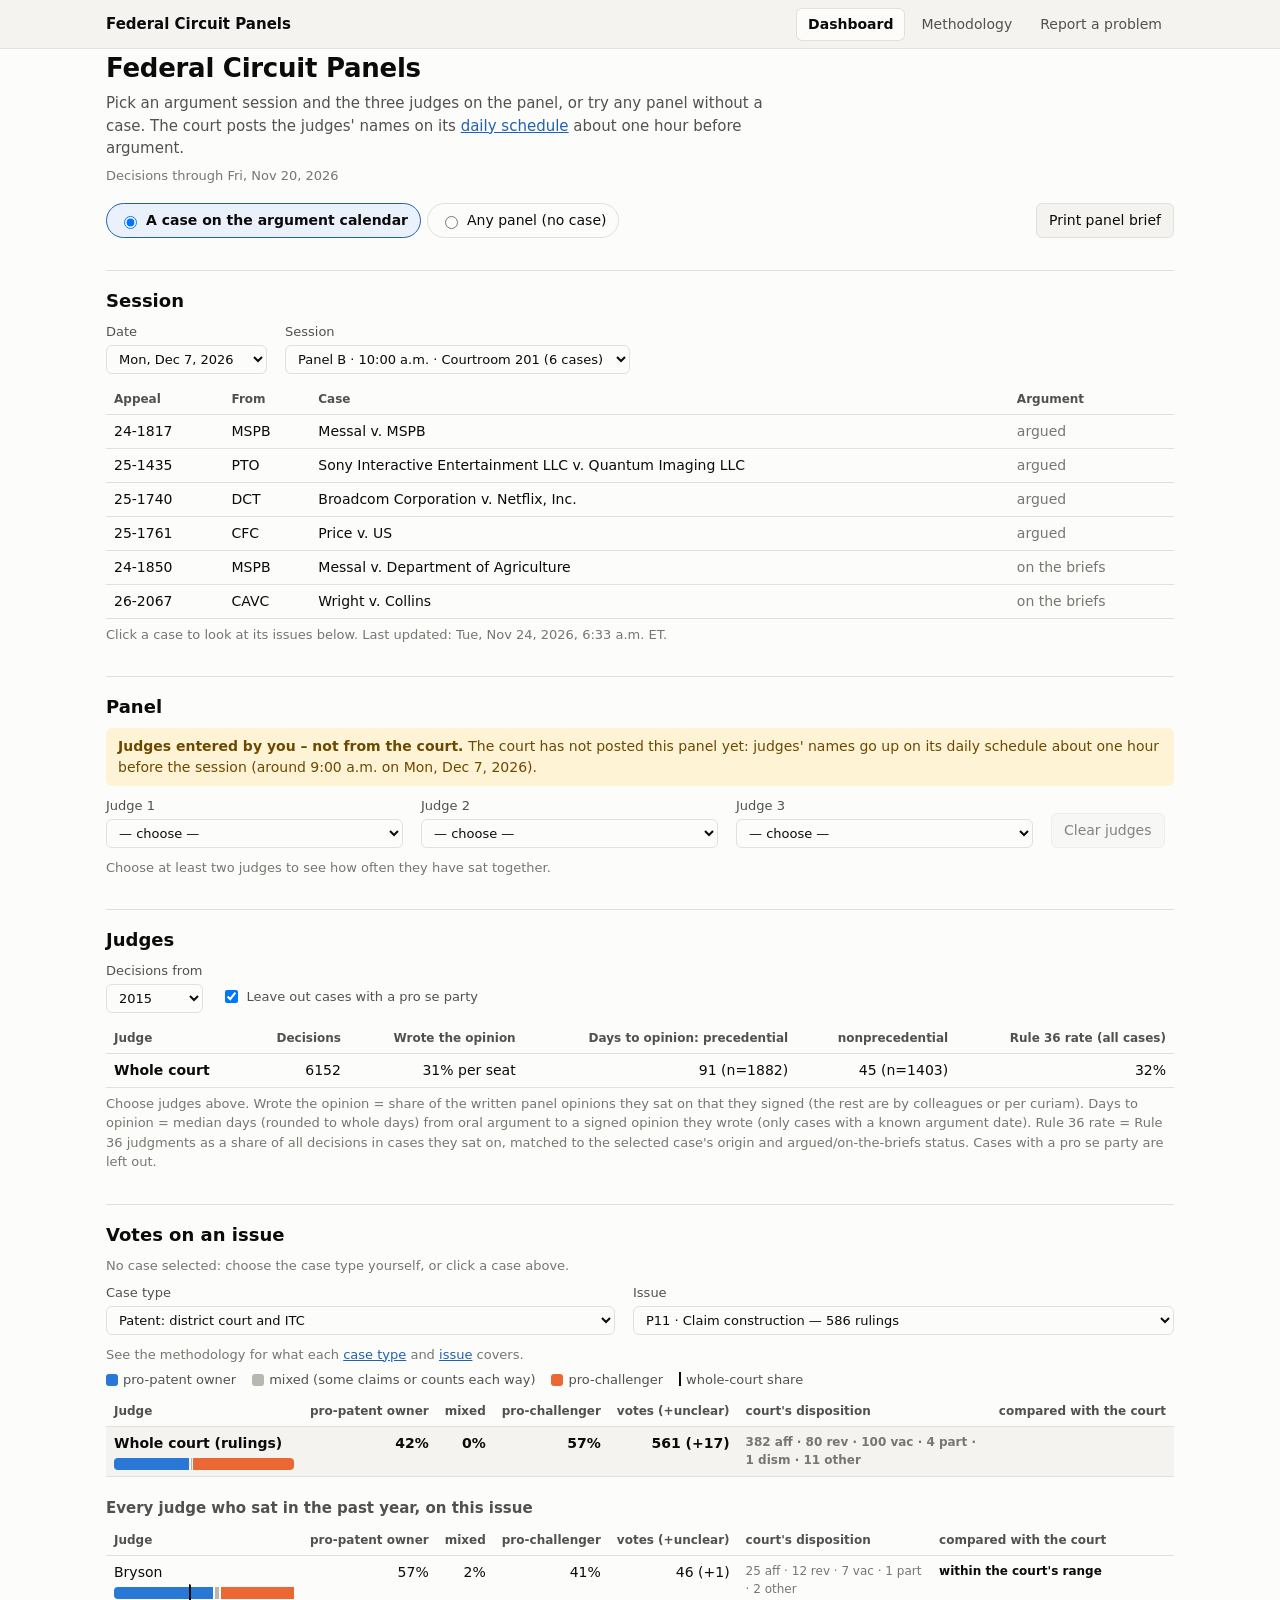
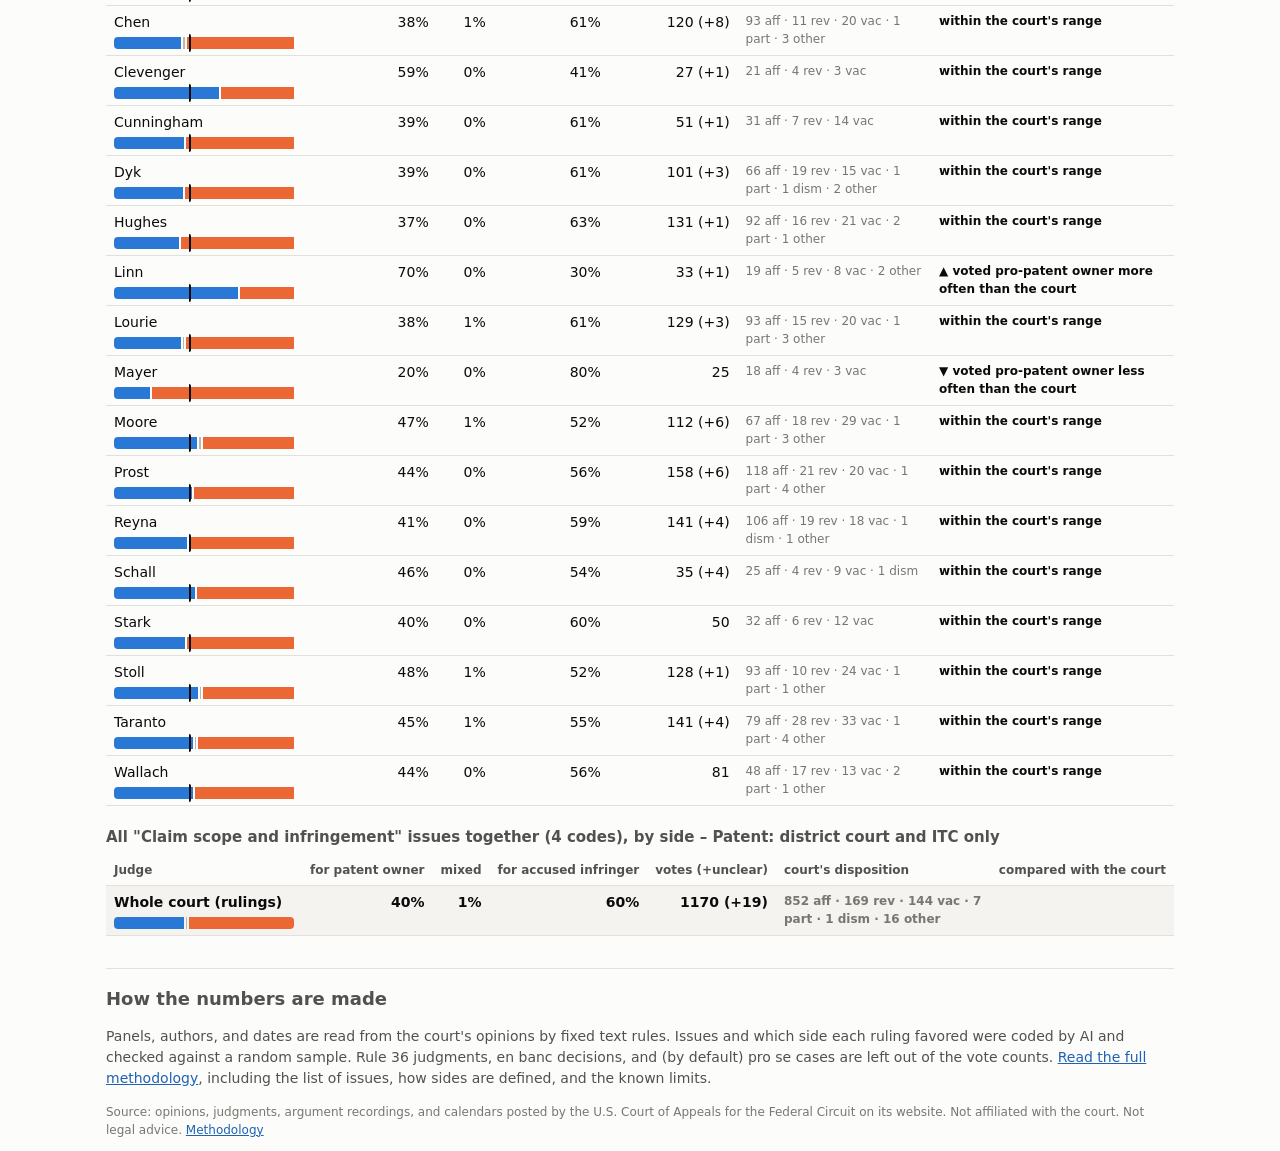
<file: docs/index.html>
<!doctype html>
<html lang="en">
<head>
<meta charset="utf-8">
<meta name="viewport" content="width=device-width, initial-scale=1">
<title>Federal Circuit Panels</title>
<meta name="description" content="For each Federal Circuit argument session: how often the panel's judges have sat together, how each has voted on the issue you choose compared with the whole court, authorship, and time to decision.">
<link rel="stylesheet" href="style.css">
</head>
<body>
<nav class="topnav" aria-label="Site">
  <div class="wrap topnav-inner">
    <a class="brand" href="index.html">Federal Circuit Panels</a>
    <div class="tabs">
      <a href="index.html" aria-current="page">Dashboard</a>
      <a href="methodology.html">Methodology</a>
      <a href="contact.html" id="nav-report">Report a problem</a>
    </div>
  </div>
</nav>
<header class="wrap">
  <h1>Federal Circuit Panels</h1>
  <p class="lede">Pick an argument session and the three judges on the panel, or try any panel without a case. The court posts
    the judges' names on its
    <a href="https://www.cafc.uscourts.gov/home/oral-argument/daily-schedule/" target="_blank" rel="noopener">daily schedule</a>
    about one hour before argument.</p>
  <p class="status" id="status">Loading…</p>
  <div class="banner" id="test-banner" hidden></div>
  <div class="print-only" id="print-summary"></div>
</header>

<main class="wrap">
  <div class="toolbar">
    <fieldset class="mode">
      <legend class="sr-only">What to look at</legend>
      <label><input type="radio" name="mode" id="mode-session" checked> A case on the argument calendar</label>
      <label><input type="radio" name="mode" id="mode-free"> Any panel (no case)</label>
    </fieldset>
    <button type="button" class="print-btn" id="print-brief">Print panel brief</button>
  </div>
  <p class="hint" id="free-note" hidden>Choose any three judges, a case type, and an issue. Nothing here is tied to a scheduled argument.</p>

  <section aria-labelledby="h-session" id="session-section">
    <h2 id="h-session">Session</h2>
    <div class="controls">
      <label>Date <select id="date"></select></label>
      <label>Session <select id="session"></select></label>
    </div>
    <div class="scroll"><table class="cases" id="cases"></table></div>
    <p class="hint">Click a case to look at its issues below. <span id="cal-source"></span></p>
    <div id="tracker" hidden></div>
  </section>

  <section aria-labelledby="h-panel">
    <h2 id="h-panel">Panel</h2>
    <p class="notice" id="panel-source"></p>
    <div class="controls" id="judge-pickers"></div>
    <div id="together"></div>
  </section>

  <section aria-labelledby="h-judges">
    <h2 id="h-judges">Judges</h2>
    <div class="controls">
      <label>Decisions from <select id="since"></select></label>
      <label class="check"><input type="checkbox" id="pro-se" checked> Leave out cases with a pro se party</label>
    </div>
    <div class="scroll"><table class="stats" id="judges"></table></div>
    <p class="hint" id="judges-note"></p>
  </section>

  <section aria-labelledby="h-issue">
    <h2 id="h-issue">Votes on an issue</h2>
    <p class="hint" id="case-line">No case selected: choose the case type yourself, or click a case above.</p>
    <div class="controls">
      <label>Case type <select id="ctype"></select></label>
      <label class="wide">Issue <select id="issue"></select></label>
    </div>
    <p class="hint">See the methodology for what each <a href="methodology.html#sides">case type</a> and
      <a href="methodology.html#issues">issue</a> covers.</p>
    <div class="legend" id="legend"></div>
    <div class="scroll"><table class="stats votes" id="votes"></table></div>
    <div id="all-judges-box" hidden>
      <h3>Every judge who sat in the past year, on this issue</h3>
      <div class="scroll"><table class="stats votes" id="all-judges"></table></div>
    </div>
    <h3 id="group-title"></h3>
    <div class="scroll"><table class="stats votes" id="group-votes"></table></div>
    <div id="drill"></div>
  </section>

  <section aria-labelledby="h-method" class="method">
    <h2 id="h-method">How the numbers are made</h2>
    <p>Panels, authors, and dates are read from the court's opinions by fixed text rules. Issues and which side each ruling
      favored were coded by AI and checked against a random sample. Rule 36 judgments, en banc decisions, and (by default)
      pro se cases are left out of the vote counts. <a href="methodology.html">Read the full methodology</a>, including the
      list of issues, how sides are defined, and the known limits.</p>
  </section>
</main>

<footer class="wrap">
  <p>Source: opinions, judgments, argument recordings, and calendars posted by the U.S. Court of Appeals for the
    Federal Circuit on its website. Not affiliated with the court. Not legal advice.
    <a href="methodology.html">Methodology</a></p>
</footer>
<script src="app.js"></script>
</body>
</html>
</file>
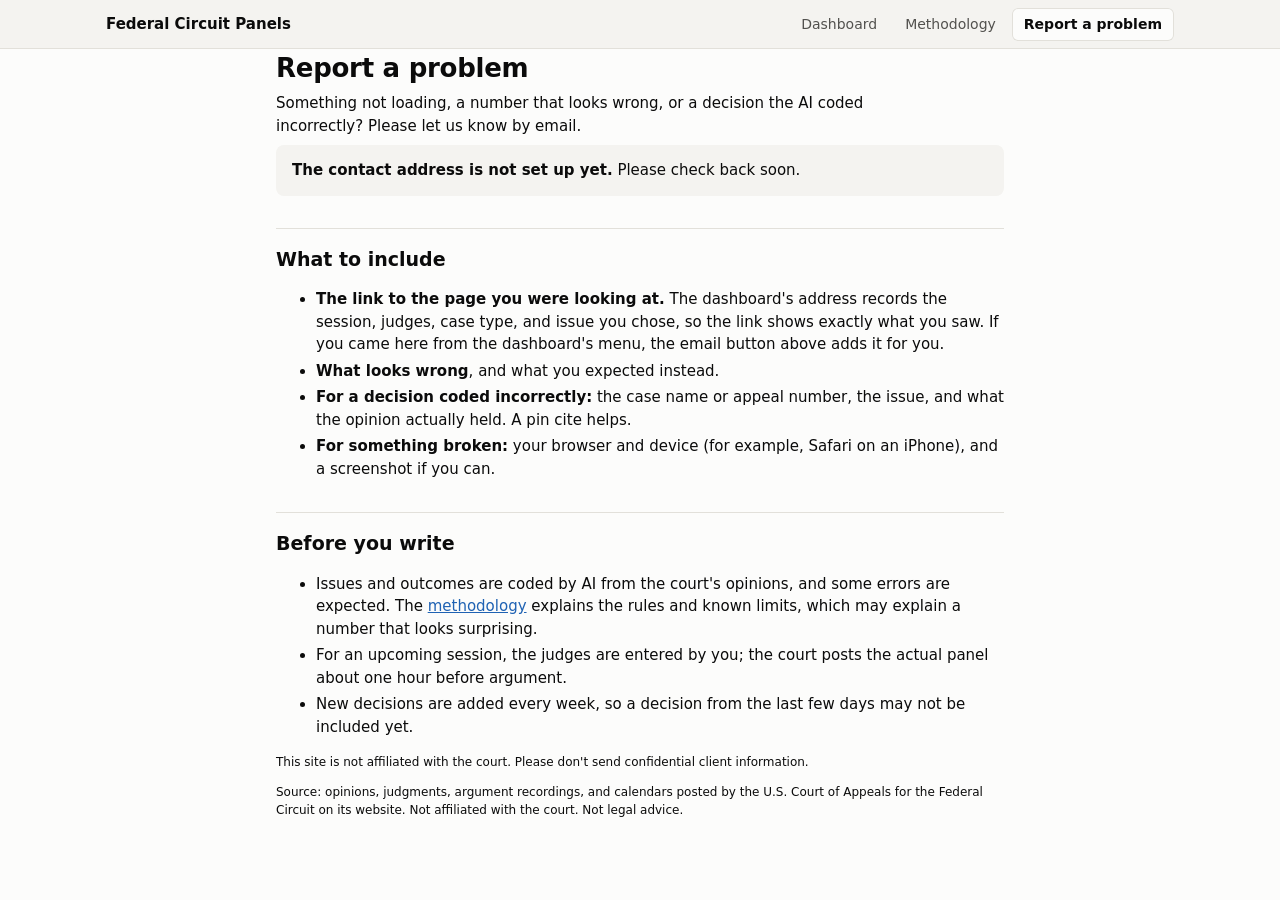
<file: docs/contact.html>
<!doctype html>
<html lang="en">
<head>
<meta charset="utf-8">
<meta name="viewport" content="width=device-width, initial-scale=1">
<title>Report a Problem · Federal Circuit Panels</title>
<meta name="description" content="How to report a problem with the Federal Circuit Panels dashboard: something broken, a wrong number, or a decision coded incorrectly.">
<link rel="stylesheet" href="style.css">
</head>
<body>
<nav class="topnav" aria-label="Site">
  <div class="wrap topnav-inner">
    <a class="brand" href="index.html">Federal Circuit Panels</a>
    <div class="tabs">
      <a href="index.html">Dashboard</a>
      <a href="methodology.html">Methodology</a>
      <a href="contact.html" aria-current="page">Report a problem</a>
    </div>
  </div>
</nav>
<header class="wrap doc">
  <h1>Report a problem</h1>
  <p class="lede">Something not loading, a number that looks wrong, or a decision the AI coded incorrectly? Please let us know
    by email.</p>
</header>

<main class="wrap doc">
  <div class="contact-box" id="contact-box"></div>

  <h2>What to include</h2>
  <ul>
    <li><strong>The link to the page you were looking at.</strong> The dashboard's address records the session, judges, case type,
      and issue you chose, so the link shows exactly what you saw. If you came here from the dashboard's menu, the email
      button above adds it for you.</li>
    <li><strong>What looks wrong</strong>, and what you expected instead.</li>
    <li><strong>For a decision coded incorrectly:</strong> the case name or appeal number, the issue, and what the opinion
      actually held. A pin cite helps.</li>
    <li><strong>For something broken:</strong> your browser and device (for example, Safari on an iPhone), and a screenshot if
      you can.</li>
  </ul>

  <h2>Before you write</h2>
  <ul>
    <li>Issues and outcomes are coded by AI from the court's opinions, and some errors are expected. The
      <a href="methodology.html">methodology</a> explains the rules and known limits, which may explain a number that looks
      surprising.</li>
    <li>For an upcoming session, the judges are entered by you; the court posts the actual panel about one hour before argument.</li>
    <li>New decisions are added every week, so a decision from the last few days may not be included yet.</li>
  </ul>
  <p class="small muted">This site is not affiliated with the court. Please don't send confidential client information.</p>
</main>

<footer class="wrap doc">
  <p>Source: opinions, judgments, argument recordings, and calendars posted by the U.S. Court of Appeals for the
    Federal Circuit on its website. Not affiliated with the court. Not legal advice.</p>
</footer>
<script>
"use strict";
/* The address reports go to. Put it between the quotes, e.g. "reports@example.com"; empty = not set up yet. */
const CONTACT_EMAIL = "";

(() => {
  const box = document.getElementById("contact-box");
  const from = new URLSearchParams(location.hash.slice(1)).get("from") || "";
  if (!CONTACT_EMAIL) {
    box.innerHTML = "<strong>The contact address is not set up yet.</strong> Please check back soon.";
    return;
  }
  const body = "What looks wrong:\n\n\nWhat I expected:\n\n\n" +
    (from ? "Page I was looking at: " + from + "\n" : "Link to the page (copy it from the address bar):\n") +
    "Browser and device:\n";
  const href = "mailto:" + CONTACT_EMAIL + "?subject=" + encodeURIComponent("Federal Circuit Panels: problem report") +
    "&body=" + encodeURIComponent(body);
  const a = document.createElement("a");
  a.className = "button"; a.href = href; a.textContent = "Email a report";
  const p = document.createElement("p");
  p.append("Or write to ");
  const plain = document.createElement("a"); plain.href = "mailto:" + CONTACT_EMAIL; plain.textContent = CONTACT_EMAIL;
  p.append(plain, ".");
  box.replaceChildren(a, p);
})();
</script>
</body>
</html>
</file>
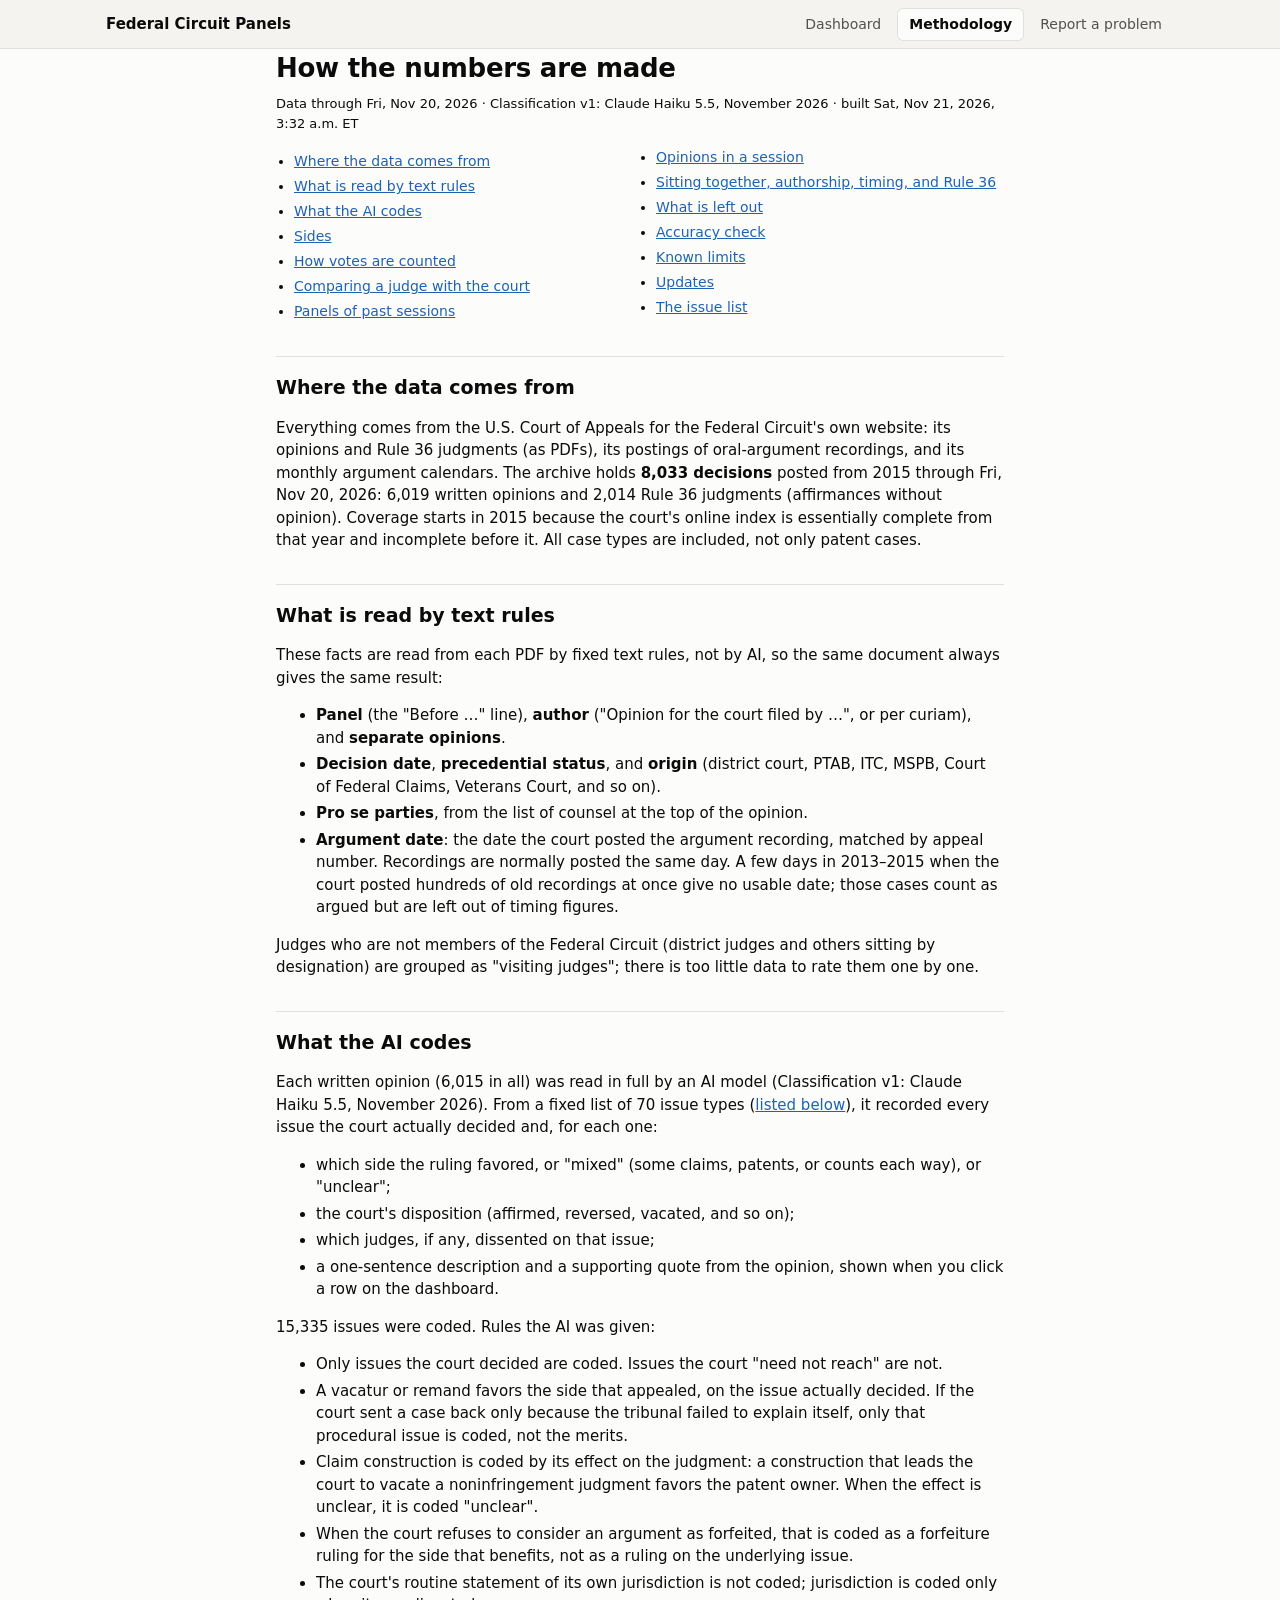
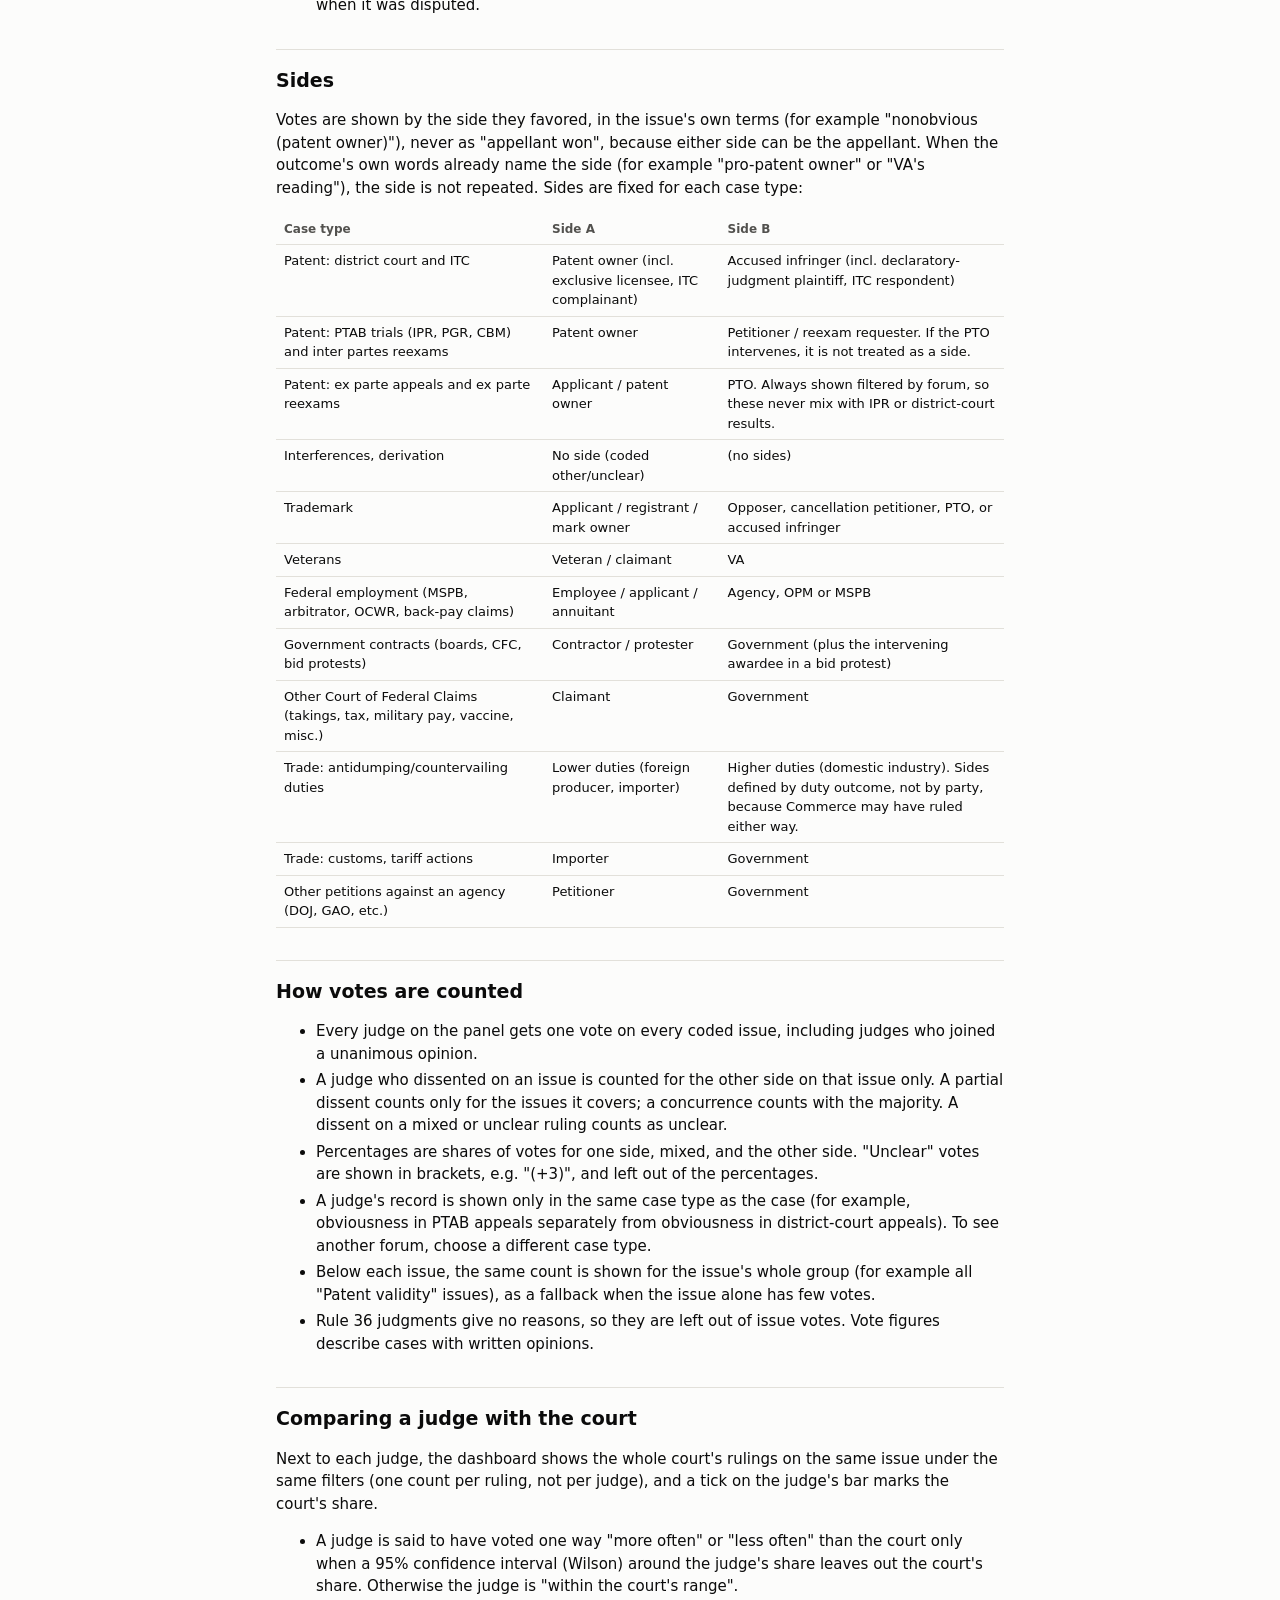
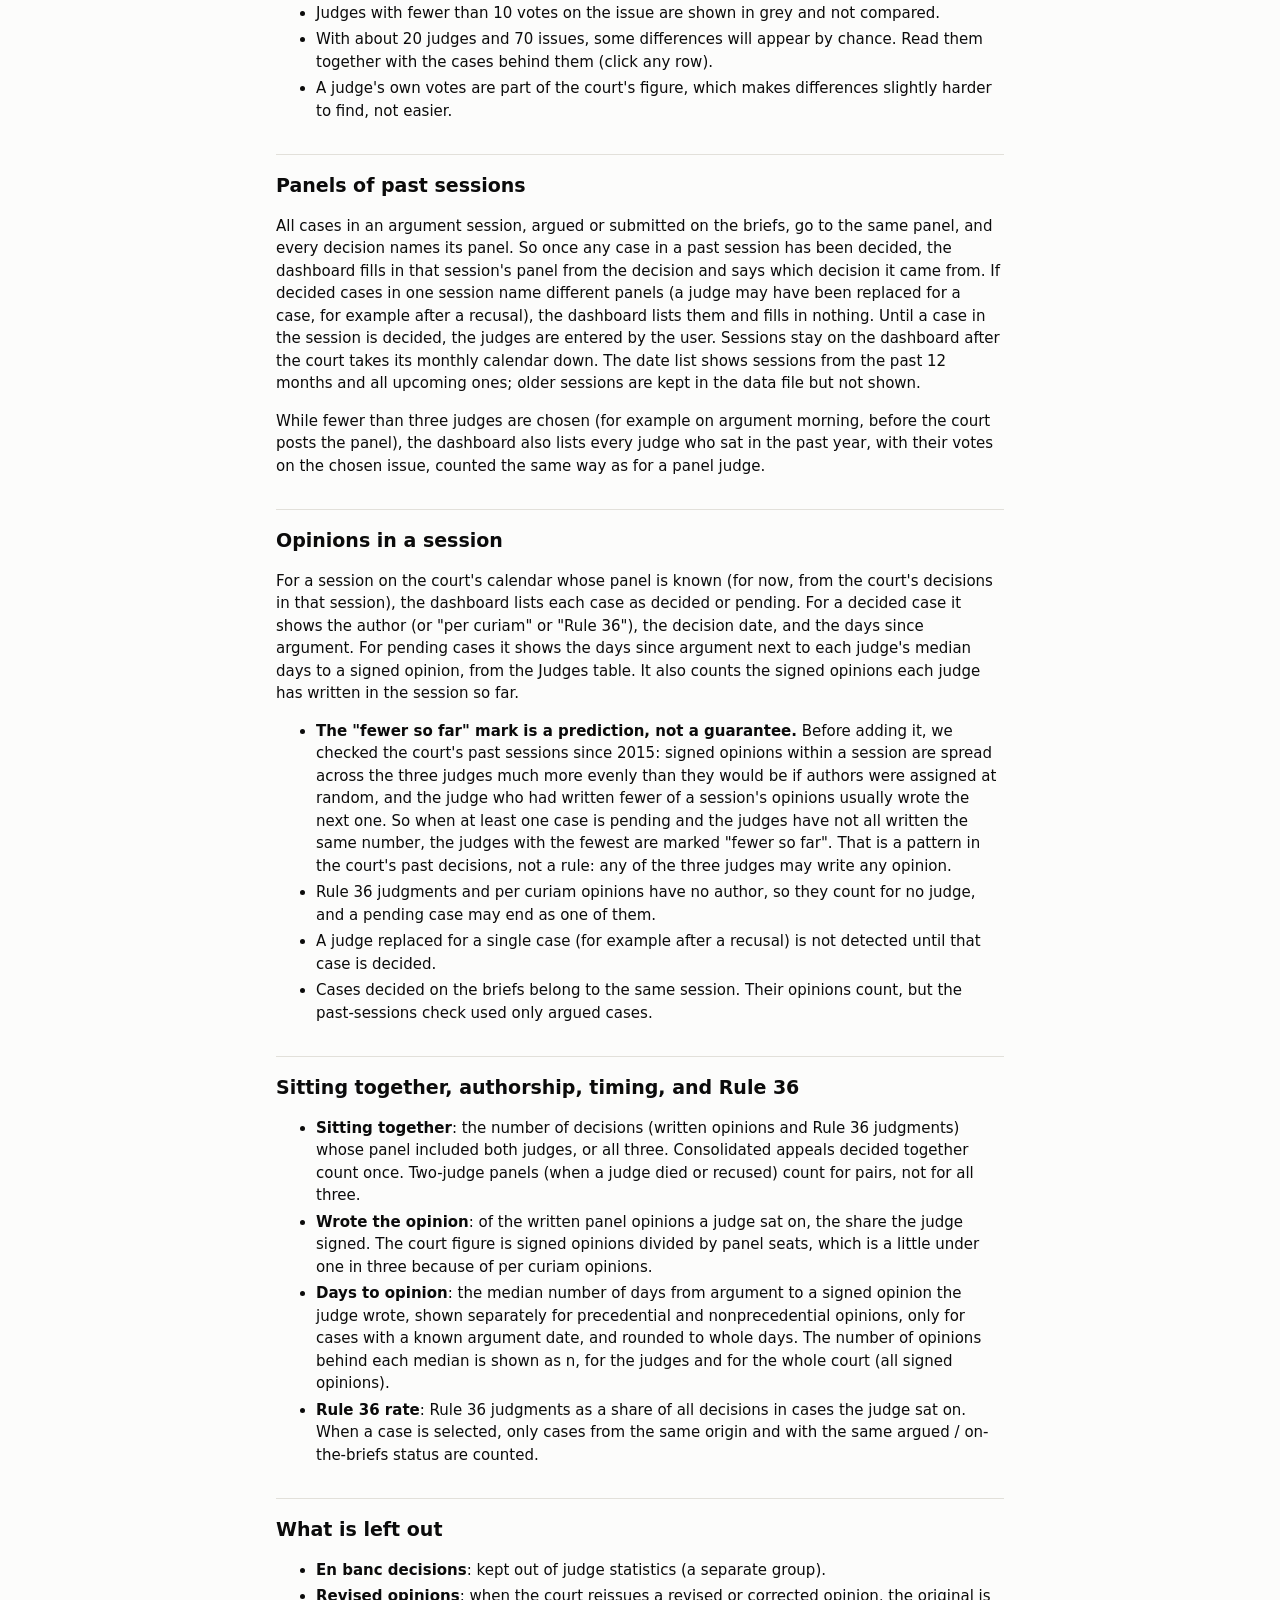
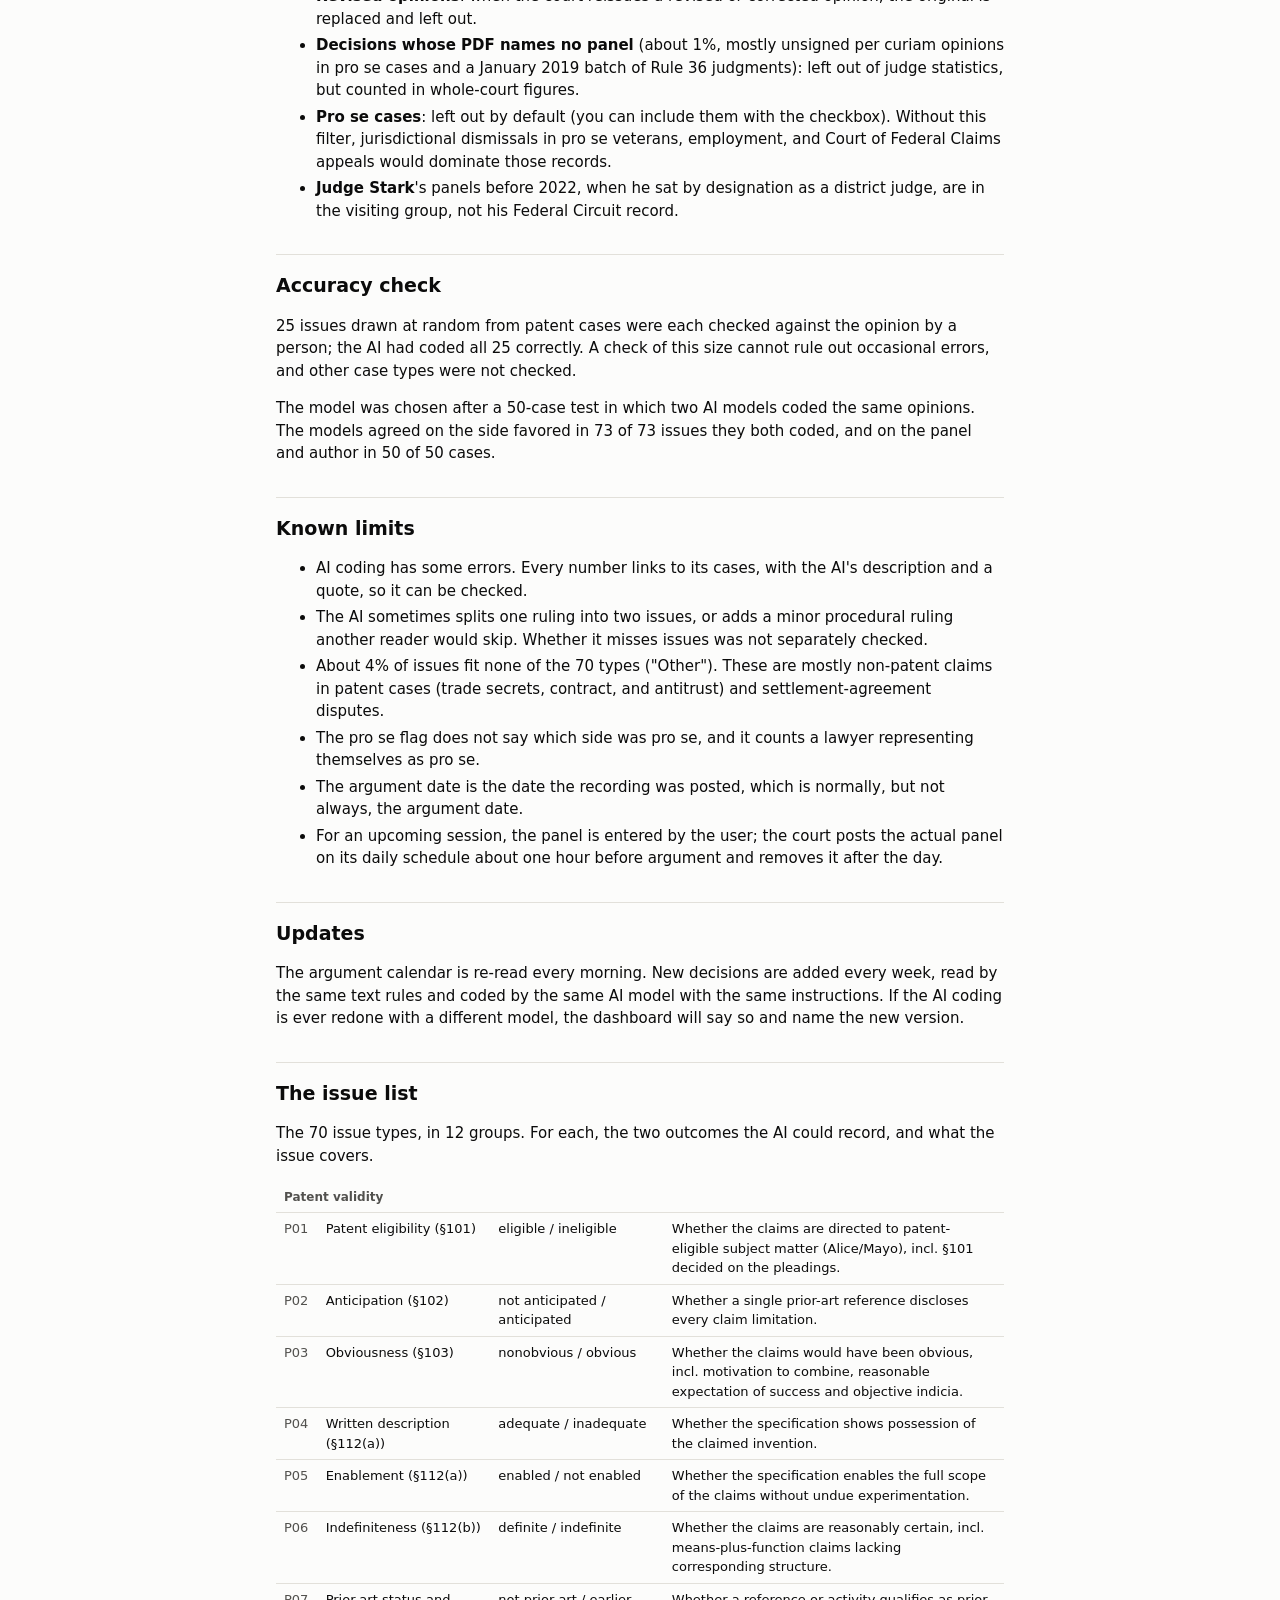
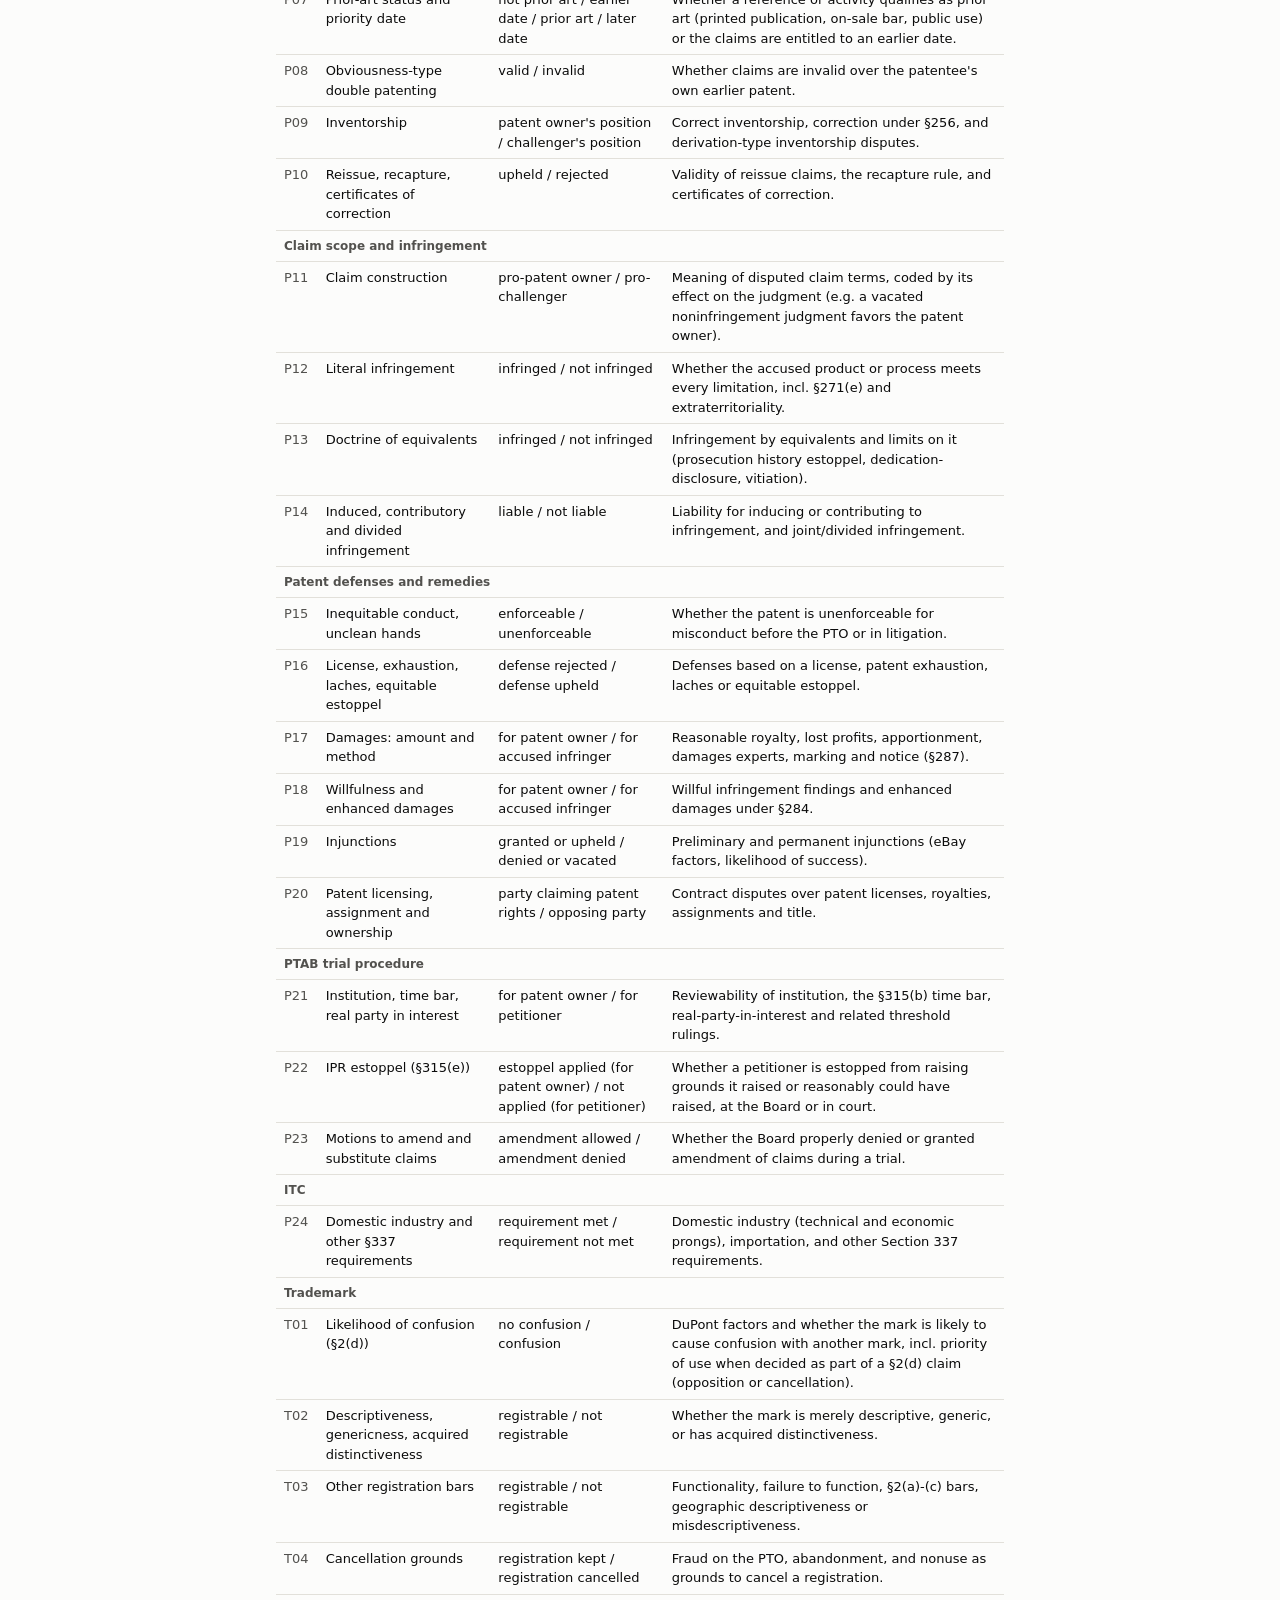
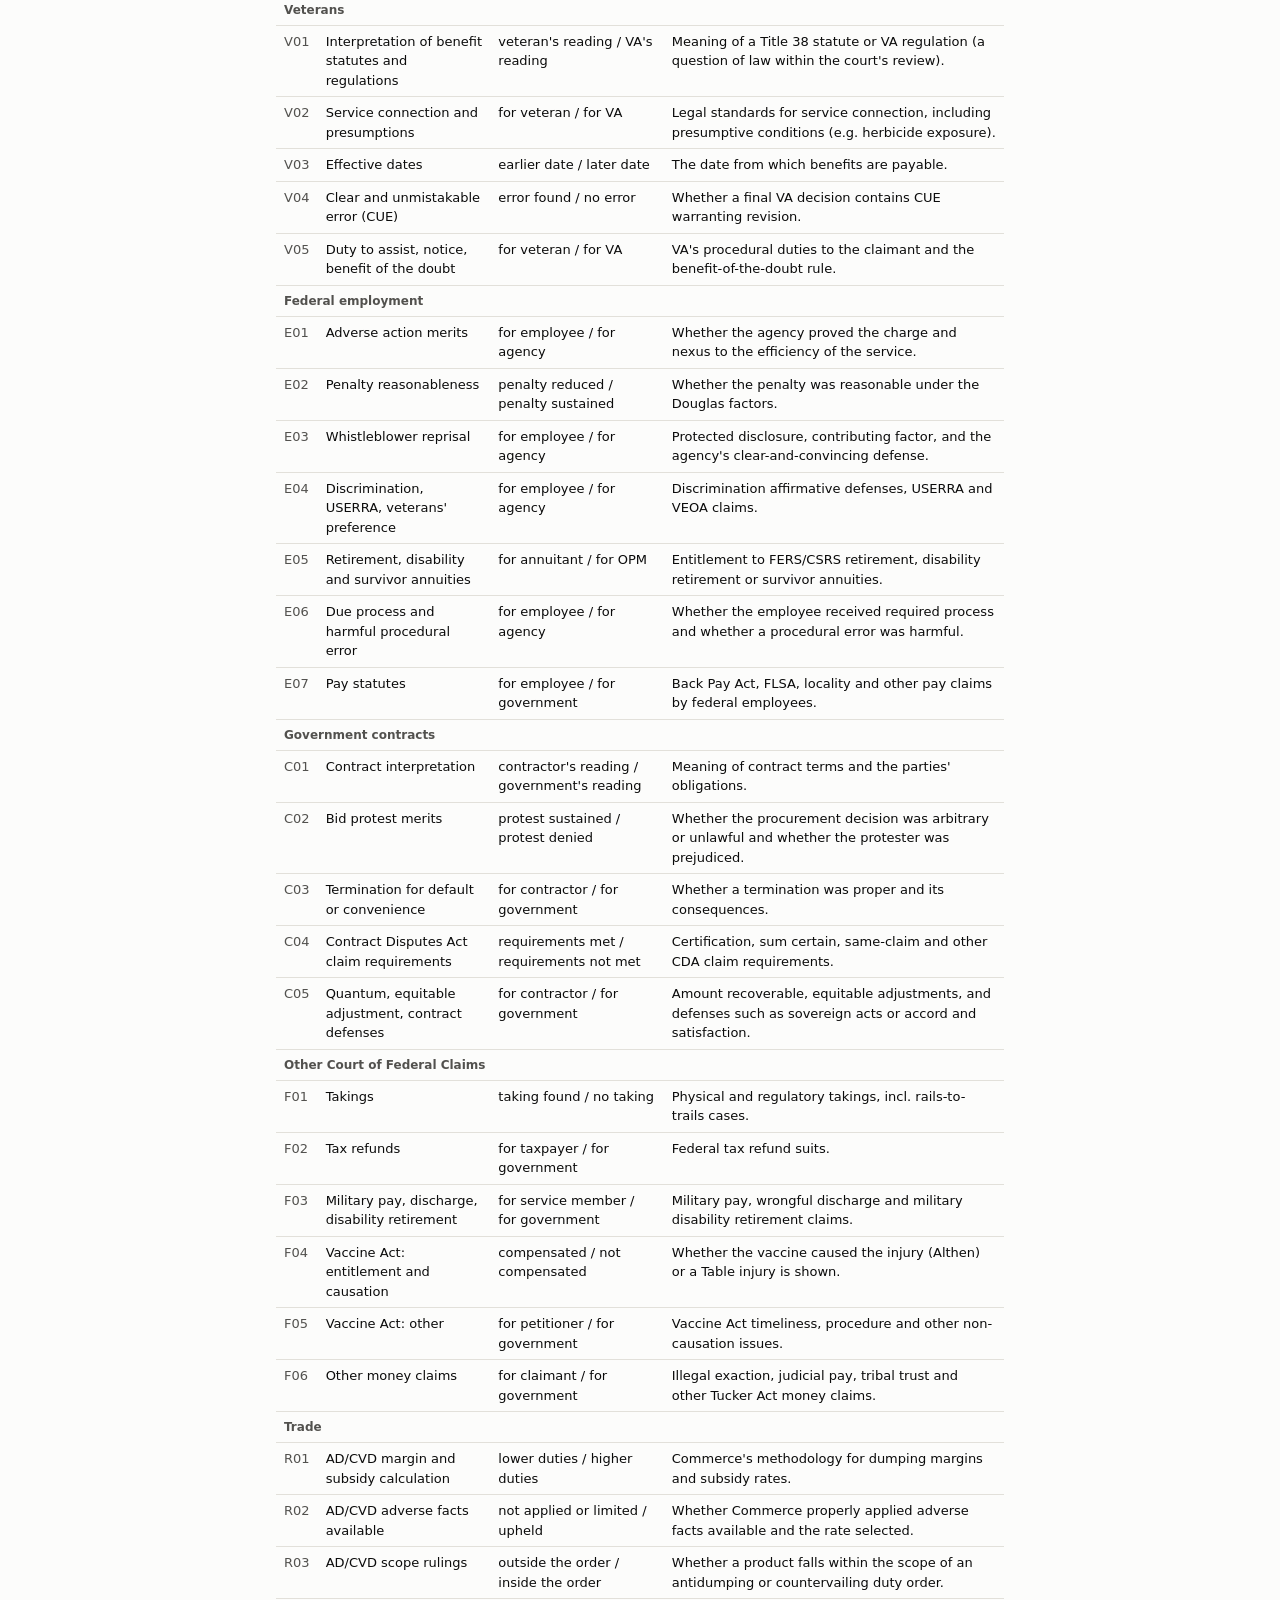
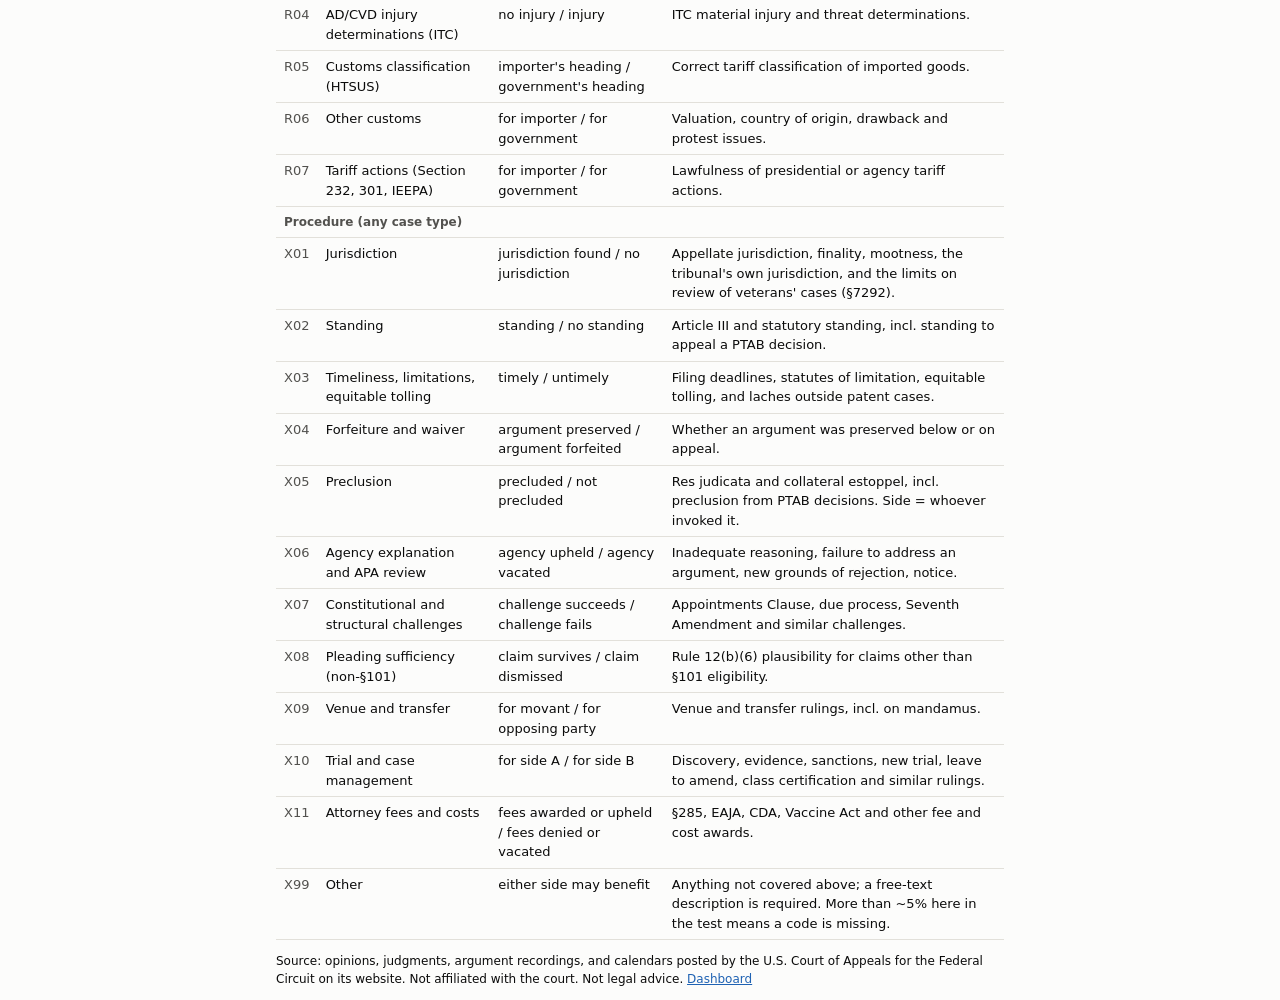
<file: docs/methodology.html>
<!doctype html>
<html lang="en">
<head>
<meta charset="utf-8">
<meta name="viewport" content="width=device-width, initial-scale=1">
<title>Methodology · Federal Circuit Panels</title>
<meta name="description" content="How the Federal Circuit Panels dashboard is built: data source, text rules, AI coding of issues, how votes and sides are counted, accuracy check, and known limits.">
<link rel="stylesheet" href="style.css">
</head>
<body>
<nav class="topnav" aria-label="Site">
  <div class="wrap topnav-inner">
    <a class="brand" href="index.html">Federal Circuit Panels</a>
    <div class="tabs">
      <a href="index.html">Dashboard</a>
      <a href="methodology.html" aria-current="page">Methodology</a>
      <a href="contact.html" id="nav-report">Report a problem</a>
    </div>
  </div>
</nav>
<header class="wrap doc">
  <h1>How the numbers are made</h1>
  <p class="status" id="status">Data through <span data-m="latest_decision">…</span> · <span data-m="classification">…</span> · built <span data-m="built">…</span></p>
</header>

<main class="wrap doc">
  <ul class="toc">
    <li><a href="#source">Where the data comes from</a></li>
    <li><a href="#rules">What is read by text rules</a></li>
    <li><a href="#ai">What the AI codes</a></li>
    <li><a href="#sides">Sides</a></li>
    <li><a href="#votes">How votes are counted</a></li>
    <li><a href="#compare">Comparing a judge with the court</a></li>
    <li><a href="#panels">Panels of past sessions</a></li>
    <li><a href="#session-opinions">Opinions in a session</a></li>
    <li><a href="#other">Sitting together, authorship, timing, and Rule 36</a></li>
    <li><a href="#excluded">What is left out</a></li>
    <li><a href="#accuracy">Accuracy check</a></li>
    <li><a href="#limits">Known limits</a></li>
    <li><a href="#updates">Updates</a></li>
    <li><a href="#issues">The issue list</a></li>
  </ul>

  <h2 id="source">Where the data comes from</h2>
  <p>Everything comes from the U.S. Court of Appeals for the Federal Circuit's own website: its opinions and Rule 36
    judgments (as PDFs), its postings of oral-argument recordings, and its monthly argument calendars. The archive holds
    <strong><span data-m="decisions">…</span> decisions</strong> posted from 2015 through <span data-m="latest_decision">…</span>:
    <span data-m="opinions">…</span> written opinions and <span data-m="rule36">…</span> Rule 36 judgments (affirmances without
    opinion). Coverage starts in 2015 because the court's online index is essentially complete from that year and
    incomplete before it. All case types are included, not only patent cases.</p>

  <h2 id="rules">What is read by text rules</h2>
  <p>These facts are read from each PDF by fixed text rules, not by AI, so the same document always gives the same result:</p>
  <ul>
    <li><strong>Panel</strong> (the "Before …" line), <strong>author</strong> ("Opinion for the court filed by …", or per curiam),
      and <strong>separate opinions</strong>.</li>
    <li><strong>Decision date</strong>, <strong>precedential status</strong>, and <strong>origin</strong> (district court, PTAB, ITC,
      MSPB, Court of Federal Claims, Veterans Court, and so on).</li>
    <li><strong>Pro se parties</strong>, from the list of counsel at the top of the opinion.</li>
    <li><strong>Argument date</strong>: the date the court posted the argument recording, matched by appeal number. Recordings
      are normally posted the same day. A few days in 2013–2015 when the court posted hundreds of old recordings at once give no
      usable date; those cases count as argued but are left out of timing figures.</li>
  </ul>
  <p>Judges who are not members of the Federal Circuit (district judges and others sitting by designation) are grouped as
    "visiting judges"; there is too little data to rate them one by one.</p>

  <h2 id="ai">What the AI codes</h2>
  <p>Each written opinion (<span data-m="classified">…</span> in all) was read in full by an AI model
    (<span data-m="classification">…</span>). From a fixed list of 70 issue types (<a href="#issues">listed below</a>),
    it recorded every issue the court actually decided and, for each one:</p>
  <ul>
    <li>which side the ruling favored, or "mixed" (some claims, patents, or counts each way), or "unclear";</li>
    <li>the court's disposition (affirmed, reversed, vacated, and so on);</li>
    <li>which judges, if any, dissented on that issue;</li>
    <li>a one-sentence description and a supporting quote from the opinion, shown when you click a row on the dashboard.</li>
  </ul>
  <p><span data-m="issues_coded">…</span> issues were coded. Rules the AI was given:</p>
  <ul>
    <li>Only issues the court decided are coded. Issues the court "need not reach" are not.</li>
    <li>A vacatur or remand favors the side that appealed, on the issue actually decided. If the court sent a case back only
      because the tribunal failed to explain itself, only that procedural issue is coded, not the merits.</li>
    <li>Claim construction is coded by its effect on the judgment: a construction that leads the court to vacate a
      noninfringement judgment favors the patent owner. When the effect is unclear, it is coded "unclear".</li>
    <li>When the court refuses to consider an argument as forfeited, that is coded as a forfeiture ruling for the side that
      benefits, not as a ruling on the underlying issue.</li>
    <li>The court's routine statement of its own jurisdiction is not coded; jurisdiction is coded only when it was disputed.</li>
  </ul>

  <h2 id="sides">Sides</h2>
  <p>Votes are shown by the side they favored, in the issue's own terms (for example "nonobvious (patent owner)"), never as
    "appellant won", because either side can be the appellant. When the outcome's own words already name the side (for
    example "pro-patent owner" or "VA's reading"), the side is not repeated. Sides are fixed for each case type:</p>
  <div class="scroll"><table id="sides-table"></table></div>

  <h2 id="votes">How votes are counted</h2>
  <ul>
    <li>Every judge on the panel gets one vote on every coded issue, including judges who joined a unanimous opinion.</li>
    <li>A judge who dissented on an issue is counted for the other side on that issue only. A partial dissent counts only for
      the issues it covers; a concurrence counts with the majority. A dissent on a mixed or unclear ruling counts as unclear.</li>
    <li>Percentages are shares of votes for one side, mixed, and the other side. "Unclear" votes are shown in brackets, e.g.
      "(+3)", and left out of the percentages.</li>
    <li>A judge's record is shown only in the same case type as the case (for example, obviousness in PTAB appeals
      separately from obviousness in district-court appeals). To see another forum, choose a different case type.</li>
    <li>Below each issue, the same count is shown for the issue's whole group (for example all "Patent validity" issues), as a
      fallback when the issue alone has few votes.</li>
    <li>Rule 36 judgments give no reasons, so they are left out of issue votes. Vote figures describe cases with written
      opinions.</li>
  </ul>

  <h2 id="compare">Comparing a judge with the court</h2>
  <p>Next to each judge, the dashboard shows the whole court's rulings on the same issue under the same filters (one count
    per ruling, not per judge), and a tick on the judge's bar marks the court's share.</p>
  <ul>
    <li>A judge is said to have voted one way "more often" or "less often" than the court only when a 95% confidence interval
      (Wilson) around the judge's share leaves out the court's share. Otherwise the judge is "within the court's range".</li>
    <li>Judges with fewer than 10 votes on the issue are shown in grey and not compared.</li>
    <li>With about 20 judges and 70 issues, some differences will appear by chance. Read them together with the cases behind
      them (click any row).</li>
    <li>A judge's own votes are part of the court's figure, which makes differences slightly harder to find, not easier.</li>
  </ul>

  <h2 id="panels">Panels of past sessions</h2>
  <p>All cases in an argument session, argued or submitted on the briefs, go to the same panel, and every decision names its
    panel. So once any case in a past session has been decided, the dashboard fills in that session's panel from the decision
    and says which decision it came from. If decided cases in one session name different panels (a judge may have been replaced
    for a case, for example after a recusal), the dashboard lists them and fills in nothing. Until a case in the session is
    decided, the judges are entered by the user. Sessions stay on the dashboard after the court takes its monthly calendar down.
    The date list shows sessions from the past 12 months and all upcoming ones; older sessions are kept in the data file but
    not shown.</p>
  <p>While fewer than three judges are chosen (for example on argument morning, before the court posts the panel), the
    dashboard also lists every judge who sat in the past year, with their votes on the chosen issue, counted the same way as
    for a panel judge.</p>

  <h2 id="session-opinions">Opinions in a session</h2>
  <p>For a session on the court's calendar whose panel is known (for now, from the court's decisions in that session), the
    dashboard lists each case as decided or pending. For a decided case it shows the author (or "per curiam" or "Rule 36"), the
    decision date, and the days since argument. For pending cases it shows the days since argument next to each judge's
    median days to a signed opinion, from the Judges table. It also counts the signed opinions each judge has written in the
    session so far.</p>
  <ul>
    <li><strong>The "fewer so far" mark is a prediction, not a guarantee.</strong> Before adding it, we checked the court's past
      sessions since 2015: signed opinions within a session are spread across the three judges much more evenly than they
      would be if authors were assigned at random, and the judge who had written fewer of a session's opinions usually wrote
      the next one. So when at least one case is pending and the judges have not all written the same number, the judges with
      the fewest are marked "fewer so far". That is a pattern in the court's past decisions, not a rule: any of the three
      judges may write any opinion.</li>
    <li>Rule 36 judgments and per curiam opinions have no author, so they count for no judge, and a pending case may end as one
      of them.</li>
    <li>A judge replaced for a single case (for example after a recusal) is not detected until that case is decided.</li>
    <li>Cases decided on the briefs belong to the same session. Their opinions count, but the past-sessions check used only
      argued cases.</li>
  </ul>

  <h2 id="other">Sitting together, authorship, timing, and Rule 36</h2>
  <ul>
    <li><strong>Sitting together</strong>: the number of decisions (written opinions and Rule 36 judgments) whose panel included
      both judges, or all three. Consolidated appeals decided together count once. Two-judge panels (when a judge died or
      recused) count for pairs, not for all three.</li>
    <li><strong>Wrote the opinion</strong>: of the written panel opinions a judge sat on, the share the judge signed. The court
      figure is signed opinions divided by panel seats, which is a little under one in three because of per curiam opinions.</li>
    <li><strong>Days to opinion</strong>: the median number of days from argument to a signed opinion the judge wrote, shown
      separately for precedential and nonprecedential opinions, only for cases with a known argument date, and rounded to whole
      days. The number of opinions behind each median is shown as n, for the judges and for the whole court (all signed
      opinions).</li>
    <li><strong>Rule 36 rate</strong>: Rule 36 judgments as a share of all decisions in cases the judge sat on. When a case is
      selected, only cases from the same origin and with the same argued / on-the-briefs status are counted.</li>
  </ul>

  <h2 id="excluded">What is left out</h2>
  <ul>
    <li><strong>En banc decisions</strong>: kept out of judge statistics (a separate group).</li>
    <li><strong>Revised opinions</strong>: when the court reissues a revised or corrected opinion, the original is replaced
      and left out.</li>
    <li><strong>Decisions whose PDF names no panel</strong> (about 1%, mostly unsigned per curiam opinions in pro se cases and a
      January 2019 batch of Rule 36 judgments): left out of judge statistics, but counted in whole-court figures.</li>
    <li><strong>Pro se cases</strong>: left out by default (you can include them with the checkbox). Without this filter,
      jurisdictional dismissals in pro se veterans, employment, and Court of Federal Claims appeals would dominate those records.</li>
    <li><strong>Judge Stark</strong>'s panels before 2022, when he sat by designation as a district judge, are in the visiting
      group, not his Federal Circuit record.</li>
  </ul>

  <h2 id="accuracy">Accuracy check</h2>
  <p>25 issues drawn at random from patent cases were each checked against the opinion by a person; the AI had coded all 25
    correctly. A check of this size cannot rule out occasional errors, and other case types were not checked.</p>
  <p>The model was chosen after a 50-case test in which two AI models coded the same opinions. The models agreed on the side
    favored in 73 of 73 issues they both coded, and on the panel and author in 50 of 50 cases.</p>

  <h2 id="limits">Known limits</h2>
  <ul>
    <li>AI coding has some errors. Every number links to its cases, with the AI's description and a quote, so it can be checked.</li>
    <li>The AI sometimes splits one ruling into two issues, or adds a minor procedural ruling another reader would skip.
      Whether it misses issues was not separately checked.</li>
    <li>About 4% of issues fit none of the 70 types ("Other"). These are mostly non-patent claims in patent cases (trade
      secrets, contract, and antitrust) and settlement-agreement disputes.</li>
    <li>The pro se flag does not say which side was pro se, and it counts a lawyer representing themselves as pro se.</li>
    <li>The argument date is the date the recording was posted, which is normally, but not always, the argument date.</li>
    <li>For an upcoming session, the panel is entered by the user; the court posts the actual panel on its daily schedule
      about one hour before argument and removes it after the day.</li>
  </ul>

  <h2 id="updates">Updates</h2>
  <p>The argument calendar is re-read every morning. New decisions are added every week, read by the same text rules and
    coded by the same AI model with the same instructions. If the AI coding is ever redone with a different model, the
    dashboard will say so and name the new version.</p>

  <h2 id="issues">The issue list</h2>
  <p>The 70 issue types, in 12 groups. For each, the two outcomes the AI could record, and what the issue covers.</p>
  <div class="scroll"><table id="issues-table"></table></div>
</main>

<footer class="wrap doc">
  <p>Source: opinions, judgments, argument recordings, and calendars posted by the U.S. Court of Appeals for the
    Federal Circuit on its website. Not affiliated with the court. Not legal advice. <a href="index.html">Dashboard</a></p>
</footer>
<script>
"use strict";
(async () => {
  let M;
  try { M = await (await fetch("data/meta.json")).json(); } catch (e) { return; }
  const m = M.meta;
  // Dates as on the dashboard: "Tue, Nov 3, 2026"; times in Eastern time
  const fmtDate = (iso) => new Date(iso + "T12:00:00").toLocaleDateString("en-US", { weekday: "short", month: "short", day: "numeric", year: "numeric" });
  const fmtStamp = (s) => {
    const d = new Date(String(s || "").replace(" UTC", "Z").replace(" ", "T"));
    if (isNaN(d)) return s || "";
    const p = Object.fromEntries(new Intl.DateTimeFormat("en-US", { timeZone: "America/New_York", weekday: "short", month: "short",
      day: "numeric", year: "numeric", hour: "numeric", minute: "2-digit", hour12: true }).formatToParts(d).map((x) => [x.type, x.value]));
    return `${p.weekday}, ${p.month} ${p.day}, ${p.year}, ${p.hour}:${p.minute} ${/^p/i.test(p.dayPeriod) ? "p.m." : "a.m."} ET`;
  };
  const val = { ...m, issues_coded: (m.report["issues coded"] || 0).toLocaleString(),
                latest_decision: fmtDate(m.latest_decision), built: fmtStamp(m.built) };
  for (const k of ["decisions", "opinions", "rule36", "classified"]) val[k] = m[k].toLocaleString();
  document.querySelectorAll("[data-m]").forEach((el) => { if (val[el.dataset.m] !== undefined) el.textContent = val[el.dataset.m]; });
  const cell = (tag, text, cls) => { const e = document.createElement(tag); e.textContent = text; if (cls) e.className = cls; return e; };
  const row = (tag, cells) => { const tr = document.createElement("tr"); cells.forEach((c) => tr.append(c)); return tr; };
  const sides = document.getElementById("sides-table");
  sides.append(row("tr", [cell("th", "Case type"), cell("th", "Side A"), cell("th", "Side B")]));
  for (const t of M.case_types) sides.append(row("tr", [cell("td", t.name), cell("td", t.side_a), cell("td", (t.side_b || "(no sides)") + (t.note ? ". " + t.note : ""))]));
  const iss = document.getElementById("issues-table");
  let group = null;
  for (const i of M.issues) {
    if (i.group !== group) {
      group = i.group;
      const th = cell("th", group); th.colSpan = 4;
      iss.append(row("tr", [th]));
    }
    const outcomes = i.side_a_label ? `${i.side_a_label} / ${i.side_b_label}` : "either side may benefit";
    iss.append(row("tr", [cell("td", i.code, "code"), cell("td", i.issue), cell("td", outcomes), cell("td", i.covers)]));
  }
})();
</script>
</body>
</html>
</file>
<file: docs/style.css>
:root {
  color-scheme: light;
  --bg: #fcfcfb;
  --panel: #f4f3f0;
  --line: #e2e0da;
  --text: #0b0b0b;
  --text-2: #52514e;
  --muted: #77766f;
  --link: #1f62b3;
  --side-a: #2a78d6;
  --side-b: #eb6834;
  --mixed: #b8b7b0;
  --tick: #0b0b0b;
  --row-hi: #eaf1fb;
  --warn-bg: #fff3d6;
  --warn-text: #6b4a00;
}
@media (prefers-color-scheme: dark) {
  :root:not([data-theme="light"]) {
    color-scheme: dark;
    --bg: #1a1a19;
    --panel: #242422;
    --line: #383835;
    --text: #f0efec;
    --text-2: #c3c2b7;
    --muted: #9a998f;
    --link: #7fb0f0;
    --side-a: #3987e5;
    --side-b: #d95926;
    --mixed: #6a6964;
    --tick: #f0efec;
    --row-hi: #22324a;
    --warn-bg: #3d3115;
    --warn-text: #f5d58a;
  }
}
:root[data-theme="dark"] {
  color-scheme: dark;
  --bg: #1a1a19;
  --panel: #242422;
  --line: #383835;
  --text: #f0efec;
  --text-2: #c3c2b7;
  --muted: #9a998f;
  --link: #7fb0f0;
  --side-a: #3987e5;
  --side-b: #d95926;
  --mixed: #6a6964;
  --tick: #f0efec;
  --row-hi: #22324a;
  --warn-bg: #3d3115;
  --warn-text: #f5d58a;
}

* { box-sizing: border-box; }
html { -webkit-text-size-adjust: 100%; }
body {
  margin: 0; background: var(--bg); color: var(--text);
  font: 15px/1.5 system-ui, -apple-system, "Segoe UI", Roboto, sans-serif;
}
a { color: var(--link); }
.wrap { max-width: 1100px; margin: 0 auto; padding: 0 16px; }
header { padding-top: 24px; }
h1 { font-size: 26px; margin: 0 0 4px; letter-spacing: -0.01em; }
h2 { font-size: 18px; margin: 32px 0 8px; padding-top: 16px; border-top: 1px solid var(--line); }
h3 { font-size: 15px; margin: 20px 0 6px; color: var(--text-2); }
.lede { margin: 0 0 6px; color: var(--text-2); max-width: 70ch; }
.status, .hint { color: var(--muted); font-size: 13px; margin: 6px 0; }
.banner { background: var(--warn-bg); color: var(--warn-text); padding: 8px 12px; border-radius: 6px; font-weight: 600; margin: 8px 0; }

.notice { background: var(--warn-bg); color: var(--warn-text); padding: 8px 12px; border-radius: 6px; font-size: 14px; margin: 6px 0 10px; }
.notice strong { font-weight: 650; }

.controls { display: flex; flex-wrap: wrap; gap: 10px 18px; align-items: end; margin: 8px 0 10px; }
.controls label { display: flex; flex-direction: column; font-size: 13px; color: var(--text-2); gap: 3px; min-width: 0; }
.controls label.check { flex-direction: row; align-items: center; gap: 6px; padding-bottom: 6px; }
.controls label.wide { flex: 1 1 320px; }
select {
  font: inherit; color: var(--text); background: var(--bg); border: 1px solid var(--line);
  border-radius: 6px; padding: 5px 8px; max-width: 100%;
}
.controls label.wide select { width: 100%; }

.scroll { overflow-x: auto; -webkit-overflow-scrolling: touch; }
table { border-collapse: collapse; width: 100%; font-size: 14px; }
th, td { text-align: left; padding: 6px 8px; border-bottom: 1px solid var(--line); vertical-align: top; }
th { font-size: 12px; font-weight: 600; color: var(--text-2); white-space: nowrap; }
td.num, th.num { text-align: right; font-variant-numeric: tabular-nums; white-space: nowrap; }
.cases tr[data-appeal] { cursor: pointer; }
.cases tr[data-appeal]:hover, .cases tr.selected { background: var(--row-hi); }
.muted { color: var(--muted); }
.small { font-size: 12px; }
.nowrap { white-space: nowrap; }

.together { display: grid; grid-template-columns: repeat(auto-fit, minmax(200px, 1fr)); gap: 10px; margin: 6px 0; }
.tile { background: var(--panel); border-radius: 8px; padding: 10px 12px; }
.tile .big { font-size: 26px; font-weight: 650; font-variant-numeric: tabular-nums; line-height: 1.2; }
.tile .who { font-size: 13px; color: var(--text-2); }

.votes tr.court td { font-weight: 600; background: var(--panel); }
.votes tr[data-judge] { cursor: pointer; }
.votes tr[data-judge]:hover { background: var(--row-hi); }
.votes tr.few td { color: var(--muted); }
.bar { position: relative; display: flex; gap: 2px; width: 180px; height: 12px; margin-top: 4px; }
.bar span { display: block; height: 100%; }
.bar span:first-child { border-radius: 4px 0 0 4px; }
.bar span:last-child { border-radius: 0 4px 4px 0; }
.bar span:only-child { border-radius: 4px; }
.bar .a { background: var(--side-a); }
.bar .m { background: var(--mixed); }
.bar .b { background: var(--side-b); }
.bar .tick { position: absolute; top: -3px; width: 2px; height: 18px; background: var(--tick); }
.few .bar { opacity: 0.45; }
.legend { display: flex; flex-wrap: wrap; gap: 4px 16px; font-size: 13px; color: var(--text-2); margin: 6px 0; }
.legend i { display: inline-block; width: 12px; height: 12px; border-radius: 3px; vertical-align: -2px; margin-right: 5px; }
.legend i.tick { width: 2px; height: 14px; border-radius: 0; background: var(--tick); }
.signal { font-weight: 600; }

#drill { margin-top: 14px; }
#drill .case { padding: 8px 0; border-bottom: 1px solid var(--line); }
#drill .quote { color: var(--text-2); font-size: 13px; margin: 2px 0 0; }
.tag { display: inline-block; font-size: 11px; padding: 0 6px; border-radius: 4px; background: var(--panel); color: var(--text-2); margin-left: 4px; }
button.link { background: none; border: 0; padding: 0; color: var(--link); font: inherit; cursor: pointer; text-decoration: underline; }

.method { font-size: 14px; color: var(--text-2); }
.method li { margin: 4px 0; }
footer { color: var(--muted); font-size: 12px; padding: 24px 16px 40px; }
.tracker tr.marked td:first-child { font-weight: 650; }
.cases .dec-inline { display: none; }
@media (max-width: 600px) { .cases .dec { display: none; } .cases .dec-inline { display: block; color: var(--text-2); margin-top: 2px; } }
.tracker .mark { display: inline-block; font-size: 12px; font-weight: 600; padding: 1px 8px; border-radius: 4px;
  background: var(--warn-bg); color: var(--warn-text); }
#all-judges tr[data-judge] { cursor: default; }
#all-judges tr[data-judge]:hover { background: none; }
.votes tr.chosen td.who { font-weight: 600; }
@media (max-width: 600px) {
  .bar { width: 110px; }
  h1 { font-size: 22px; }
  /* Judges and vote tables: each row becomes a card (name, bar, then label/value pairs), so every column,
     including "compared with the court", is visible without scrolling sideways. Labels come from data-label. */
  table.stats thead { position: absolute; width: 1px; height: 1px; overflow: hidden; clip: rect(0 0 0 0); }
  table.stats, table.stats tbody, table.stats tr, table.stats td { display: block; width: 100%; }
  table.stats tr { border: 1px solid var(--line); border-radius: 8px; padding: 8px 10px; margin: 8px 0; }
  table.stats tr.court { background: var(--panel); }
  table.stats td { border: 0; padding: 2px 0; display: flex; justify-content: space-between; align-items: baseline;
    gap: 12px; text-align: right; white-space: normal; }
  table.stats td::before { content: attr(data-label); color: var(--text-2); font-size: 12px; font-weight: 400; text-align: left; }
  table.stats td:first-child { display: block; text-align: left; font-weight: 600; padding-bottom: 4px; }
  table.stats td:first-child::before { content: none; }
  table.stats td:empty { display: none; }
  table.stats td.signal { font-size: 13px; }
  .votes tr.court td { background: none; }
  .stats .bar { width: 100%; }
  .scroll:has(> table.stats) { overflow-x: visible; }
}

.toolbar { display: flex; flex-wrap: wrap; justify-content: space-between; align-items: center; gap: 8px; margin: 18px 0 0; }
.mode { border: 0; padding: 0; margin: 0; display: flex; flex-wrap: wrap; gap: 6px; }
.print-btn { font: inherit; font-size: 14px; padding: 6px 12px; border: 1px solid var(--line); border-radius: 6px;
  background: var(--panel); color: var(--text); cursor: pointer; }
.print-btn:hover { background: var(--row-hi); }
.print-btn:disabled { opacity: .5; cursor: default; }
.print-only { display: none; }
.mode label { display: flex; align-items: center; gap: 6px; padding: 6px 12px; border: 1px solid var(--line);
  border-radius: 999px; font-size: 14px; cursor: pointer; background: var(--bg); }
.mode label:has(input:checked) { background: var(--row-hi); border-color: var(--link); font-weight: 600; }
.sr-only { position: absolute; width: 1px; height: 1px; overflow: hidden; clip: rect(0 0 0 0); white-space: nowrap; }

/* methodology page */
.doc { max-width: 760px; }
.doc h2 { font-size: 19px; }
.doc p, .doc li { color: var(--text); }
.doc li { margin: 4px 0; }
.doc table { font-size: 13px; }
.doc td.code { white-space: nowrap; font-variant-numeric: tabular-nums; color: var(--text-2); }
.doc .toc { font-size: 14px; columns: 2 220px; padding-left: 18px; }

/* top navigation, same on every page */
.topnav { position: sticky; top: 0; z-index: 10; background: var(--panel); border-bottom: 1px solid var(--line); }
.topnav-inner { display: flex; align-items: center; justify-content: space-between; gap: 12px; min-height: 48px; }
.topnav .brand { font-weight: 650; color: var(--text); text-decoration: none; font-size: 15px; white-space: nowrap; }
.topnav .tabs { display: flex; gap: 4px; }
.topnav .tabs a { padding: 6px 12px; border-radius: 6px; color: var(--text-2); text-decoration: none; font-size: 14px; font-weight: 500; }
.topnav .tabs a:hover { background: var(--row-hi); color: var(--text); }
.topnav .tabs a[aria-current="page"] { background: var(--bg); color: var(--text); font-weight: 650; box-shadow: inset 0 0 0 1px var(--line); }
@media (max-width: 480px) { .topnav .brand { display: none; } .topnav-inner { justify-content: center; } .topnav .tabs a { padding: 6px 9px; } }
[id] { scroll-margin-top: 60px; }  /* anchor links land below the sticky menu */
.contact-box { background: var(--panel); border-radius: 8px; padding: 14px 16px; margin: 8px 0 4px; }
.contact-box p { margin: 10px 0 0; }
a.button { display: inline-block; background: var(--link); color: var(--bg); text-decoration: none; font-weight: 600;
  padding: 8px 16px; border-radius: 6px; }
a.button:hover { filter: brightness(1.1); }

/* Print view ("Print panel brief"): light colors, choices printed as text, no menus or dropdowns; aim for one page. */
@media print {
  :root:root:root {
    color-scheme: light;
    --bg: #fff; --panel: #f1f0ed; --line: #d6d4ce; --text: #000; --text-2: #3d3c39; --muted: #5f5e58; --link: #000;
    --side-a: #2a78d6; --side-b: #eb6834; --mixed: #b8b7b0; --tick: #000; --row-hi: transparent;
    --warn-bg: #fff3d6; --warn-text: #6b4a00;
  }
  @page { margin: 12mm; }
  body { font-size: 9.5px; line-height: 1.35; background: #fff; }
  .wrap { max-width: none; padding: 0; }
  .topnav, .toolbar, #free-note, .controls, select, .method, footer, .lede, #status, #session-section, #drill, .hint,
  button { display: none !important; }
  p#case-line { display: block !important; }
  .print-only { display: block; }
  header { padding-top: 0; }
  h1 { font-size: 16px; margin: 0; }
  h2 { font-size: 12px; margin: 6px 0 2px; padding-top: 4px; }
  h3 { font-size: 11px; margin: 8px 0 3px; }
  #print-summary h2 { border-top: 0; margin-top: 2px; padding-top: 0; }
  #print-summary dl { display: grid; grid-template-columns: max-content 1fr; gap: 1px 10px; margin: 2px 0 4px; }
  #print-summary dt { font-weight: 600; }
  #print-summary dd { margin: 0; }
  #print-summary dd.url { word-break: break-all; }
  table { font-size: 9px; }
  th, td { padding: 1px 4px; }
  th { font-size: 8px; white-space: normal; }
  td.signal { min-width: 150px; }
  .hint, .small, .tile .who, td.small, .lede { font-size: 9px; }
  .scroll { overflow: visible; }
  .bar { width: 110px; height: 7px; margin-top: 1px; }
  .bar .tick { top: -2px; height: 12px; }
  .together { grid-template-columns: repeat(4, 1fr); gap: 6px; }
  .tile { padding: 3px 6px; }
  .tile .big { font-size: 13px; }
  .notice { padding: 4px 8px; margin: 3px 0 5px; font-size: 9.5px; }
  .legend { margin: 2px 0; font-size: 9px; }
  p { margin: 3px 0; }
  .notice, .tile, .bar span, .legend i, tr.court td, .banner {
    -webkit-print-color-adjust: exact; print-color-adjust: exact; }
  tr, .tile, .notice { break-inside: avoid; page-break-inside: avoid; }
  h2, h3 { break-after: avoid; page-break-after: avoid; }
  a { color: inherit; text-decoration: none; }
}
</file>
